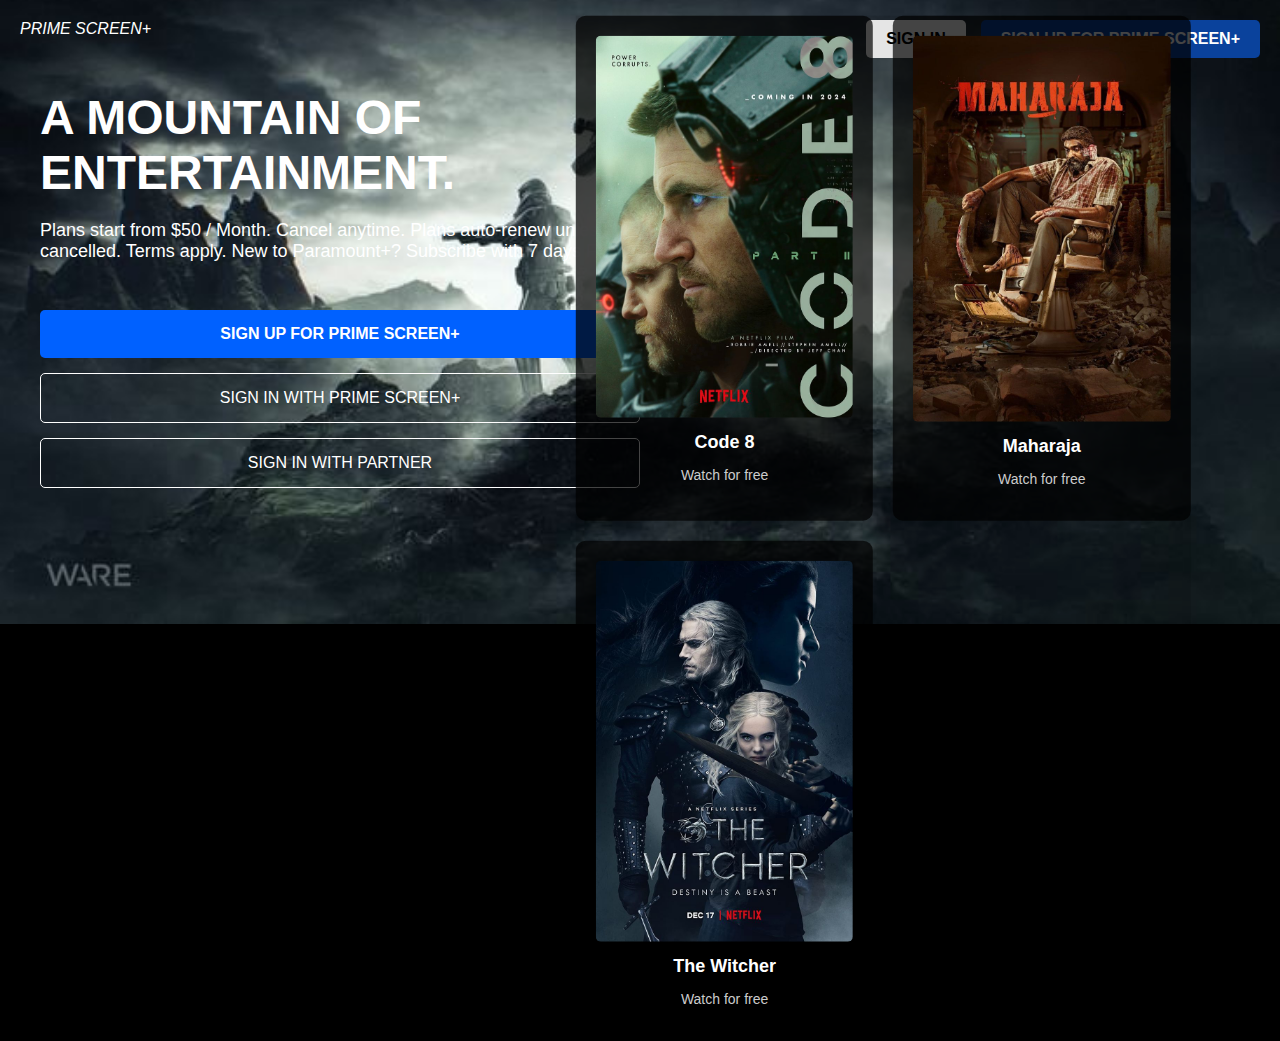
<file: LEVEL 1/landing page/index.html>
<!DOCTYPE html>
<html lang="en">
<head>
    <meta charset="UTF-8">
    <meta name="viewport" content="width=device-width, initial-scale=1.0">
    <title>Entertainment Landing Page</title>
    <link rel="stylesheet" href="style.css">
</head>
<body>
    <div class="ps"><nav>PRIME SCREEN+</nav></div>
    <div class="container">
        <div class="content">
            <br>
            <h1>A MOUNTAIN OF ENTERTAINMENT.</h1>
            <p>Plans start from $50 / Month. Cancel anytime. Plans auto-renew unless cancelled. Terms apply.
               New to Paramount+? Subscribe with 7 days FREE.</p>
               <br> 
            <div class="buttons">
                <button class="btn-primary">SIGN UP FOR PRIME SCREEN+</button>
                <button class="btn-secondary">SIGN IN WITH PRIME SCREEN+</button>
                <button class="btn-secondary">SIGN IN WITH PARTNER</button>
            </div>
        </div>
        
        <div class="navbar">
            <a href="#" style="background-color: rgb(255, 255, 255); color: #000; ">SIGN IN</a>
            <a href="#">SIGN UP FOR PRIME SCREEN+</a>
        </div>
    </div>
    <div class="background-container">
        <div class="catalog">
            <div class="catalog-item">
                <img src="Code 8 Part II (2024) Movie Poster.jpeg" alt="Product 1"> <!-- Replace with your image URL -->
                <h3>Code 8</h3>
                <p>Watch for free</p>
            </div>
            <div class="catalog-item">
                <img src="Maharaja Movie Download Moviesda Mp4moviez.jpeg" alt="Product 2"> <!-- Replace with your image URL -->
                <h3>Maharaja</h3>
                <p>Watch for free</p>
            </div>
            <div class="catalog-item">
                <img src="The Witcher (2019).jpeg" alt="Product 3"> <!-- Replace with your image URL -->
                <h3>The Witcher</h3>
                <p>Watch for free</p>
            </div>
            <!-- Add more catalog items as needed -->
        </div>
    </div>
    
</body>
</html>
</file>
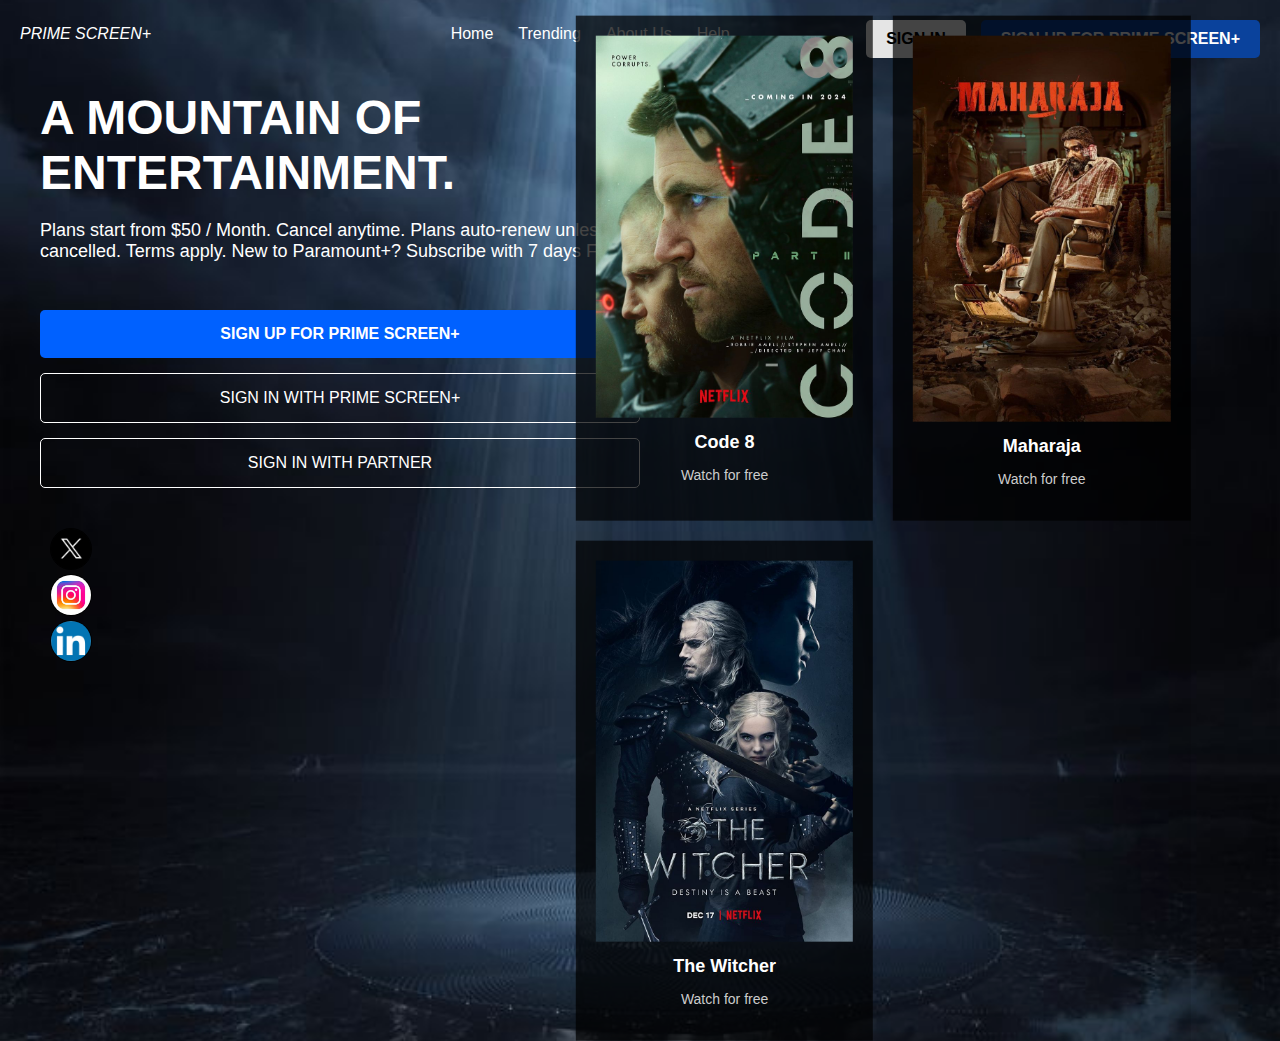
<file: LEVEL 1/landing_page/index.html>
<!DOCTYPE html>
<html lang="en">
<head>
    <meta charset="UTF-8">
    <meta name="viewport" content="width=device-width, initial-scale=1.0">
    <title>Landing Page</title>
    <link rel="stylesheet" href="style.css">
</head>
<body>
    <div class="container">
        <div class="content">
            <br>
            <h1>A MOUNTAIN OF ENTERTAINMENT.</h1>
            <p>Plans start from $50 / Month. Cancel anytime. Plans auto-renew unless cancelled. Terms apply.
               New to Paramount+? Subscribe with 7 days FREE.</p>
               <br> 
            <div class="buttons">
                <button class="btn-1">SIGN UP FOR PRIME SCREEN+</button>
                <button class="btn-2">SIGN IN WITH PRIME SCREEN+</button>
                <button class="btn-2">SIGN IN WITH PARTNER</button>
            </div>
        </div>
        <div class="primescreen">
            <nav  style="text-align: left;">PRIME SCREEN+</nav>
        </div>
        <div class="a">
            <nav class="atags">
            <a href="#">Home</a>
            <a href="#">Trending</a>
            <a href="#">About Us</a>
            <a href="#">Help</a>
        </nav>
        </div>
        <div class="navbar">
            <a href="#" style="background-color: rgb(255, 255, 255); color: #000; ">SIGN IN</a>
            <a href="#">SIGN UP FOR PRIME SCREEN+</a>
        </div>
    </div>
    <div class="background-container">
        <div class="catalog">
            <div class="catalog-item">
                <img src="Code 8 Part II (2024) Movie Poster.jpeg" alt="Product 1"> 
                <h3>Code 8</h3>
                <p>Watch for free</p>
            </div>
            <div class="catalog-item">
                <img src="Maharaja Movie Download Moviesda Mp4moviez.jpeg" alt="Product 2"> 
                <h3>Maharaja</h3>
                <p>Watch for free</p>
            </div>
            <div class="catalog-item">
                <img src="The Witcher (2019).jpeg" alt="Product 3"> 
                <h3>The Witcher</h3>
                <p>Watch for free</p>
            </div>
            
        </div>
    </div>
    <div class="socialmedia">
       <a href=""><img src="twiter.jpeg" alt="Twitter(X)"></a> <br>
       <a href=""><img src="ig.jpeg" alt="Instagram"></a> <br>
       <a href=""><img src="LinkedIn Launches New Small Business Site.jpeg" alt="LinkedIn"></a> <br>
    </div>
    
</body>
</html>
</file>
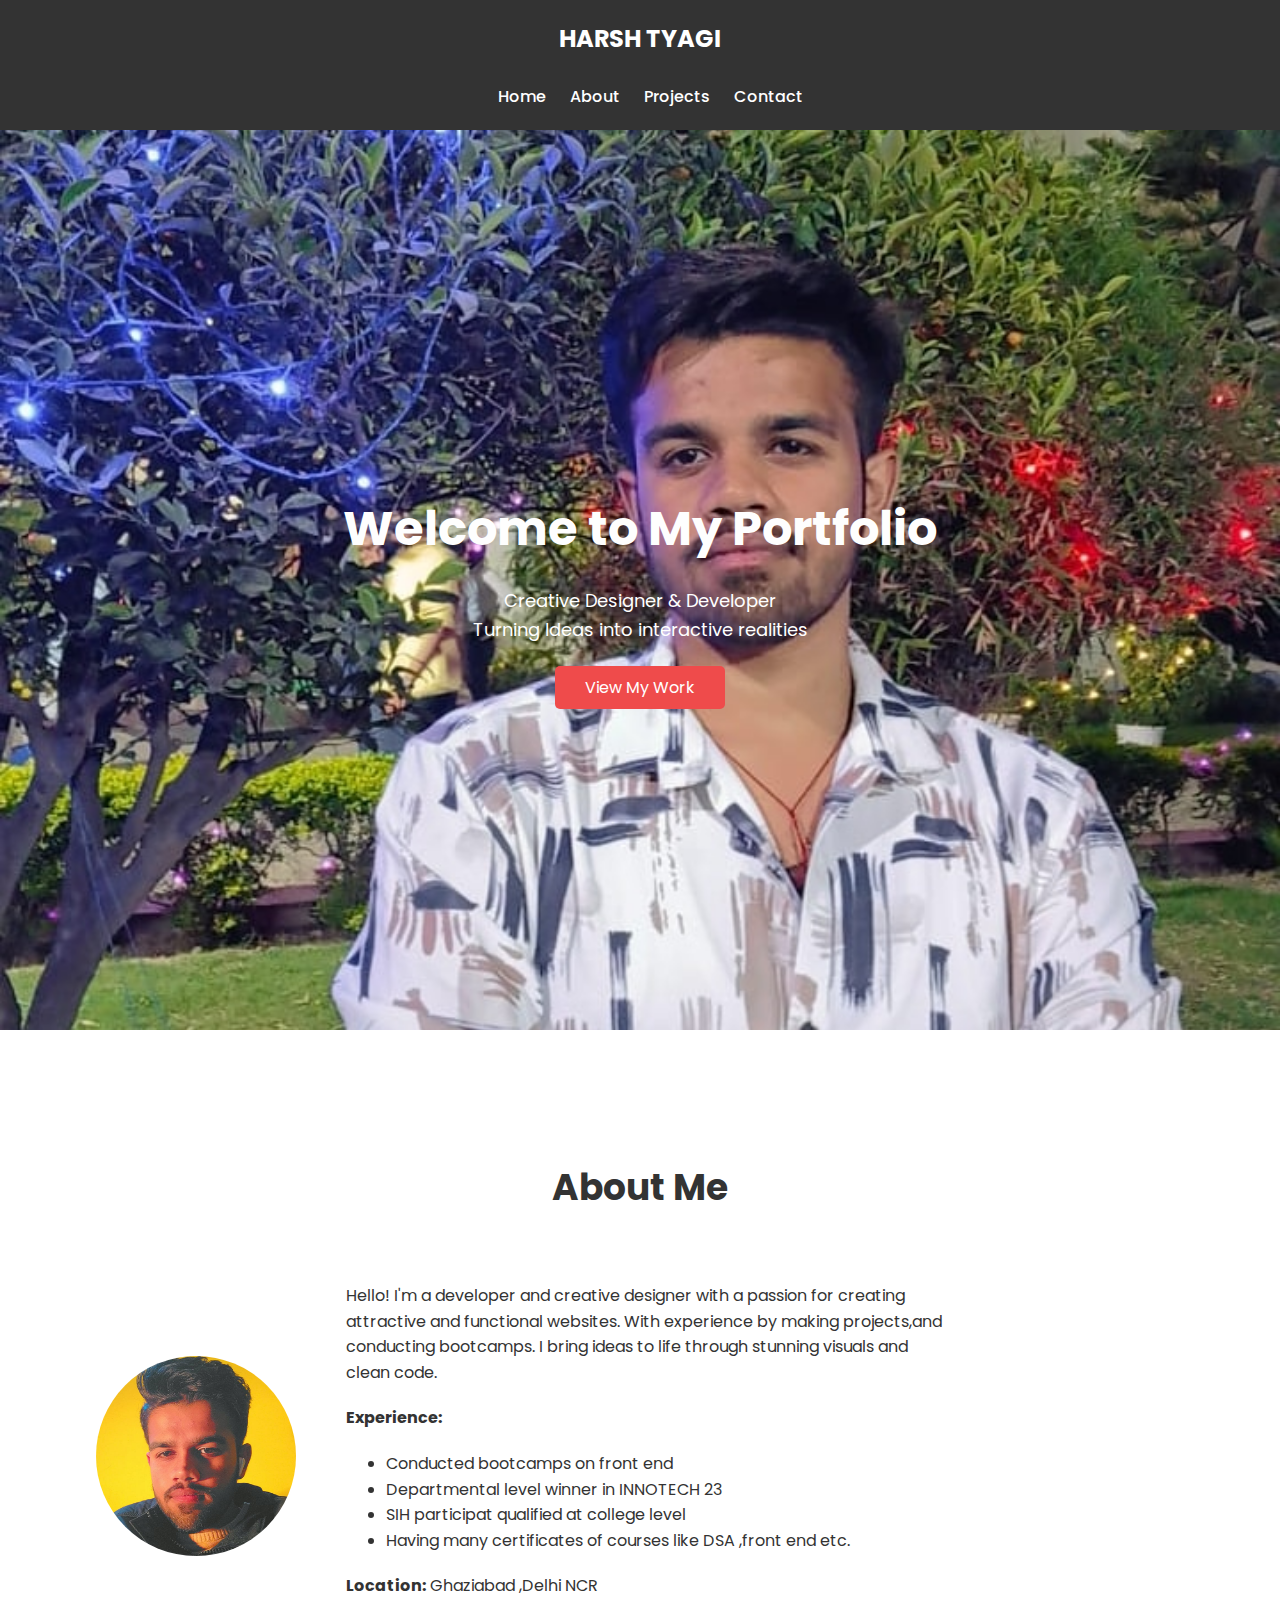
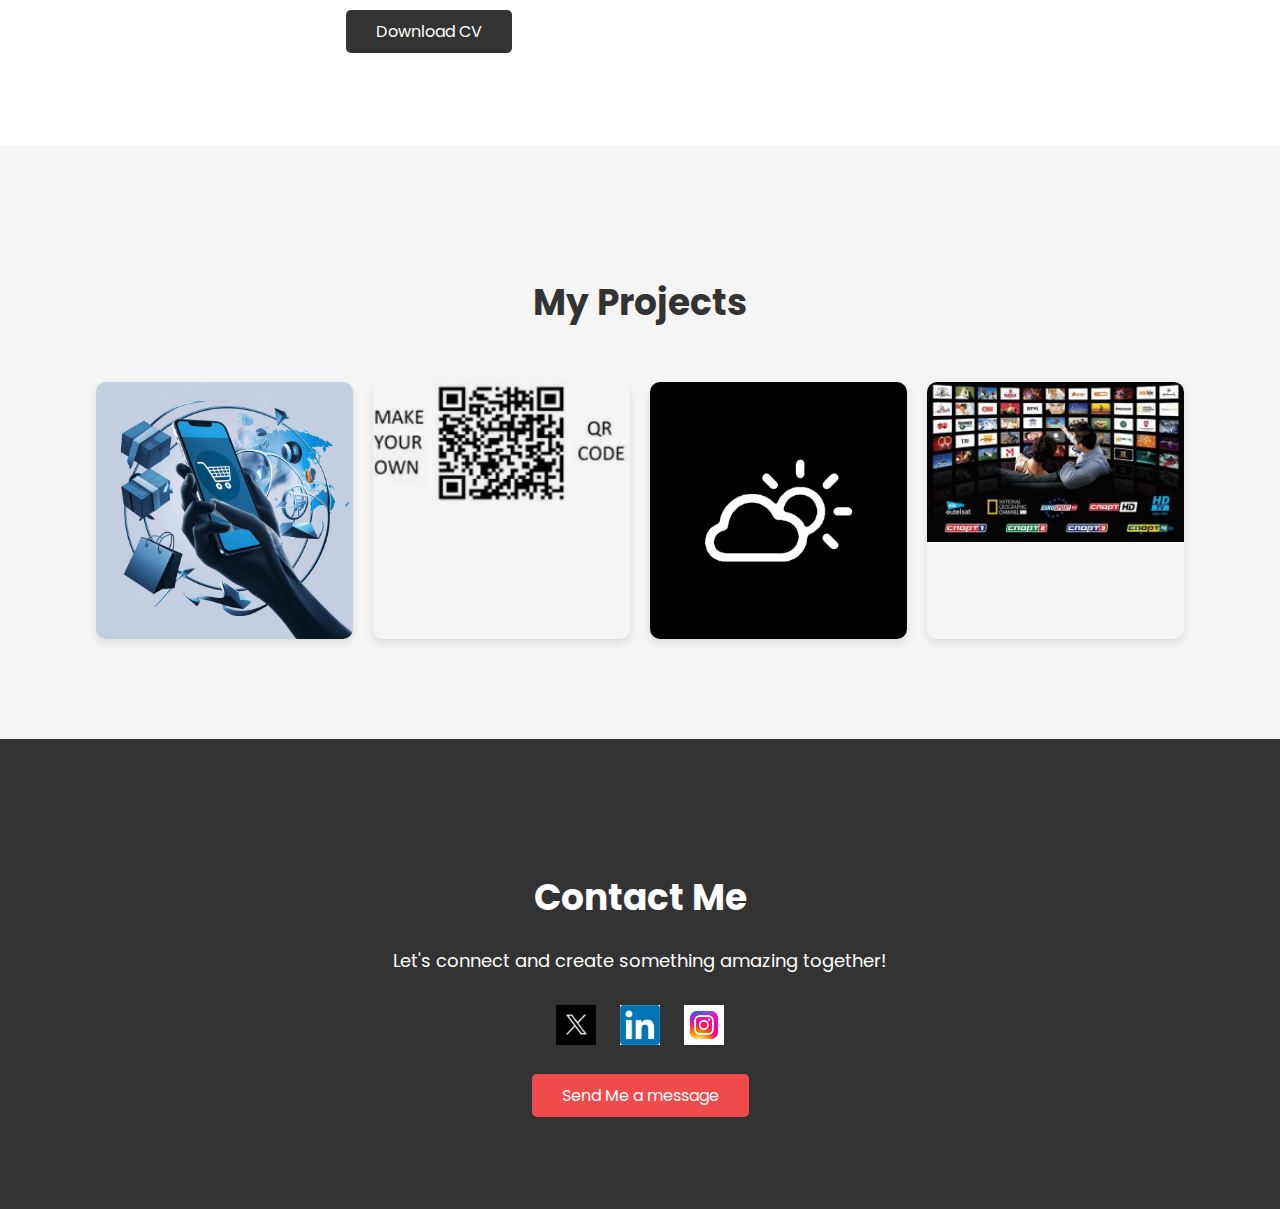
<file: LEVEL 1/portfolio/index.html>
<!DOCTYPE html>
<html lang="en">
<head>
    <meta charset="UTF-8">
    <meta name="viewport" content="width=device-width, initial-scale=1.0">
    <title>Portfolio website </title>
    <link rel="stylesheet" href="style.css">
    <link href="https://fonts.googleapis.com/css2?family=Poppins:wght@300;400;600;700&display=swap" rel="stylesheet">
    </head>
    <body>
        
    <header class="head">
        <div class="container">
            <div class="logo">HARSH TYAGI</div> <br>
            <nav class="nav" style="text-align: center;">
                <a href="#top">Home</a> <a href="#abt">About</a>
                <a href="#projects">Projects</a> <a href="#contact">Contact</a>
            </nav>
        </div>
    </header>

     
    <section class="top" id="top" >
        <div class="container">
            <h1 style="color: rgb(254, 254, 254);">Welcome to My Portfolio</h1>
            <p>Creative Designer & Developer <br>
                Turning Ideas into interactive realities</p>
            
            <a href="#projects" class="btn">View My Work</a>
        </div>
    </section>

    <section class="about" id="abt" >
        <div class="container">
            <h2>About Me</h2>
            <div class="about-content">
                <img src="Harsh 1.jpg" alt="My Photo" class="profile-img">
                <div class="about-text">
                    <p>Hello! I'm a developer and creative designer with a passion for creating 
                       attractive and functional websites. With experience by making projects,and conducting bootcamps.
                       I bring ideas to life through stunning visuals and clean code.</p>
                    <p><strong>Experience:</strong>
                      <ul>
                         <li>Conducted bootcamps on front end </li>
                         <li>Departmental level winner in INNOTECH 23</li>
                         <li>SIH participat qualified at college level</li>
                         <li>Having many certificates of courses like DSA ,front end etc.  </li>
                      </ul>
                    </p>
                    <p><strong>Location:</strong> Ghaziabad ,Delhi NCR</p>
                    <a href="#" class="btn">Download CV</a>
                </div>
            </div>
        </div>
    </section>

    <section class="projects" id="projects">
        <div class="container">
            <h2>My Projects</h2>
            <div class="project-gallery">
                <div class="project-item">
                    <img src="E-Commerce Marketing.jpeg" alt="Project 1">
                    <div class="project-info">
                        <h3>E-commerce website</h3>
                        <p></p>
                    </div>
                </div>
                <div class="project-item">
                    <img src="QR.jpg" alt="Project 2">
                    <div class="project-info">
                        <h3>QR code genrator</h3>
                        <p>You can genrate the QR code for any text and further use that
                             after scanning that QR code </p>
                    </div>
                </div>
                <div class="project-item">
                    <img src="Black app icon.jpeg" alt="Project 3">
                    <div class="project-info">
                        <h3>Weather app</h3>
                        <p>You can check weather of your area and
                            convert temperature form celcius to Farenh. or vice versa
                            and background colour will change according to temperatue</p>
                    </div>
                </div>
                <div class="project-item">
                    <img src="iptvom.jpeg" alt="Project 4">
                    <div class="project-info">
                        <h3>Movie Streaming Platform</h3>
                        <p>A platform to watch movies hustlefree</p>
                    </div>
                </div>
            </div>
        </div>
    </section>

    <section class="contact" id="contact">
        <div class="container">
            <h2>Contact Me</h2>
            <p>Let's connect and create something amazing together!</p>
            <div class="social-media">
                <a href="https://x.com/harsh_tyag55740" target="_blank"><img src="twiter.jpeg" alt="Twitter(X)"></a>
                <a href="https://www.linkedin.com/in/harsh-tyagi-b42917289/" target="_blank"><img src="LinkedIn Launches New Small Business Site.jpeg" alt="LinkedIn"></a>
                <a href="https://www.instagram.com/harsh_tya61/" target="_blank"><img src="ig.jpeg" alt="Instagram"></a>
                
            </div>
            <a href="https://mail.google.com/mail/u/0/?fs=1&to=harstyag@gmail.com&tf=cm" class="btn">Send Me a message </a>
        </div>
    </section>

</body>
</html>
</file>
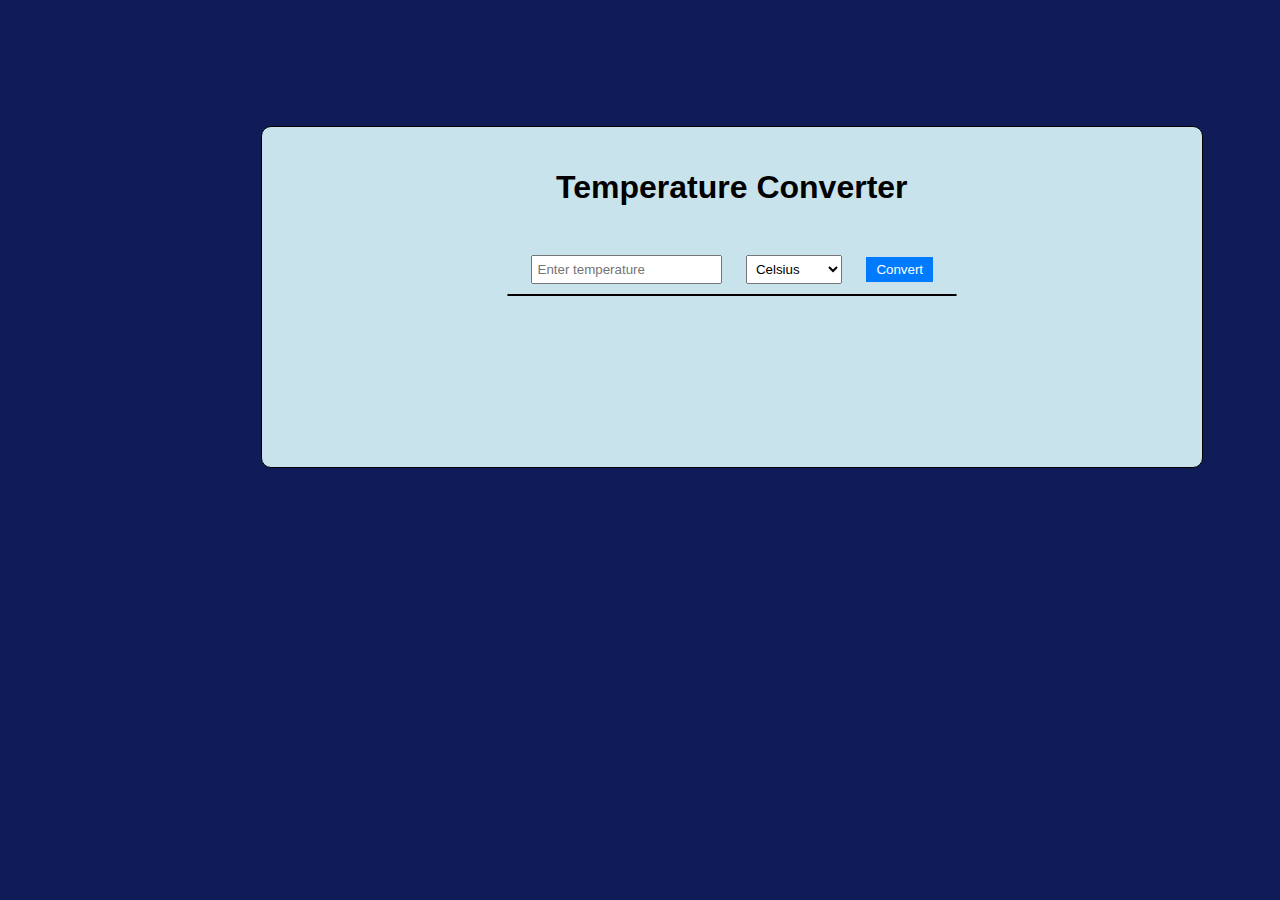
<file: LEVEL 1/temperature/index.html>
<!DOCTYPE html>
<html lang="en">
<head>
<meta charset="UTF-8">
<meta name="viewport" content="width=device-width, initial-scale=1.0">
<title>Temperature Converter</title>
<style>
    #box {
        width: 900px;
        height: 300px;
        margin-top: 10%;
        margin-left: 20%;
        margin-right: 20%;
        padding: 20px;
        border: 1px black solid;
        border-radius: 10px;
        background-color: rgb(200, 227, 236);
    }
    
    #result {
        border: 1px black solid;
        background-color: aliceblue;
        border-radius: 2px;
        margin-left: 25%;
        margin-right: 25%;
    }
    body {
        font-family: Arial, sans-serif;
        text-align: center;
    }
    input {
        padding: 5px;
        margin: 10px;
    }
    select {
        padding: 5px;
        margin: 10px;
    }
    button {
        padding: 5px 10px;
        margin: 10px;
        background-color: #007bff;
        color: white;
        border: none;
        cursor: pointer;
    }
    button:hover {
        background-color: #0056b3;
    }
</style>
</head>
<body id="body" style="background-color: rgb(16, 28, 88);">
    <div class="box" id="box" >
        <h1> Temperature Converter</h1> <br>
        <input type="number" id="temperature" placeholder="Enter temperature">
        <select id="unit">
            <option value="celsius">Celsius</option>
            <option value="fahrenheit">Fahrenheit</option>
            <option value="kelvin">Kelvin</option>
        </select>
        <button onclick="convertTemperature()">Convert</button>
        <div id="result"></div> <br>
    </div>

    <script>
        function convertTemperature() {
            const temperatureInput = parseFloat(document.getElementById('temperature').value);
            const unit = document.getElementById('unit').value;
            let convertedTemperature;

            if (unit === 'celsius') {
                convertedTemperature = (temperatureInput * 9/5) + 32;
                document.getElementById('result').innerText = `${temperatureInput}°C is ${convertedTemperature}°F`;
                setBackgroundColor(temperatureInput);
            } else if (unit === 'fahrenheit') {
                convertedTemperature = (temperatureInput - 32) * 5/9;
                document.getElementById('result').innerText =` ${temperatureInput}°F is ${convertedTemperature}°C`;
                setBackgroundColor(convertedTemperature);
            } else if (unit === 'kelvin') {
                convertedTemperature = temperatureInput - 273.15;
                document.getElementById('result').innerText =` ${temperatureInput}K is ${convertedTemperature}°C`;
                setBackgroundColor(convertedTemperature);
            }
        }
        // Here i am adding new functionality to change the background colour according to the temperature
        function setBackgroundColor(temperature) {
            const body = document.getElementById('body');
            if (temperature < 0) {
                body.style.backgroundColor = 'rgb(0, 0, 139)'; // Dark Blue for very cold temperatures
            } else if (temperature >= 0 && temperature <= 15) {
                body.style.backgroundColor = 'rgb(0, 0, 255)'; // Blue for cold temperatures
            } else if (temperature > 15 && temperature <= 30) {
                body.style.backgroundColor = 'rgb(0, 255, 255)'; // Light Blue for moderate temperatures
            } else if (temperature > 30 && temperature <= 45) {
                body.style.backgroundColor = 'rgb(255, 165, 0)'; // Orange for warm temperatures
            } else {
                body.style.backgroundColor = 'rgb(246, 0,0)'; // Red for hot temperatures
            }
        }
    </script>
</body>
</html>
</file>
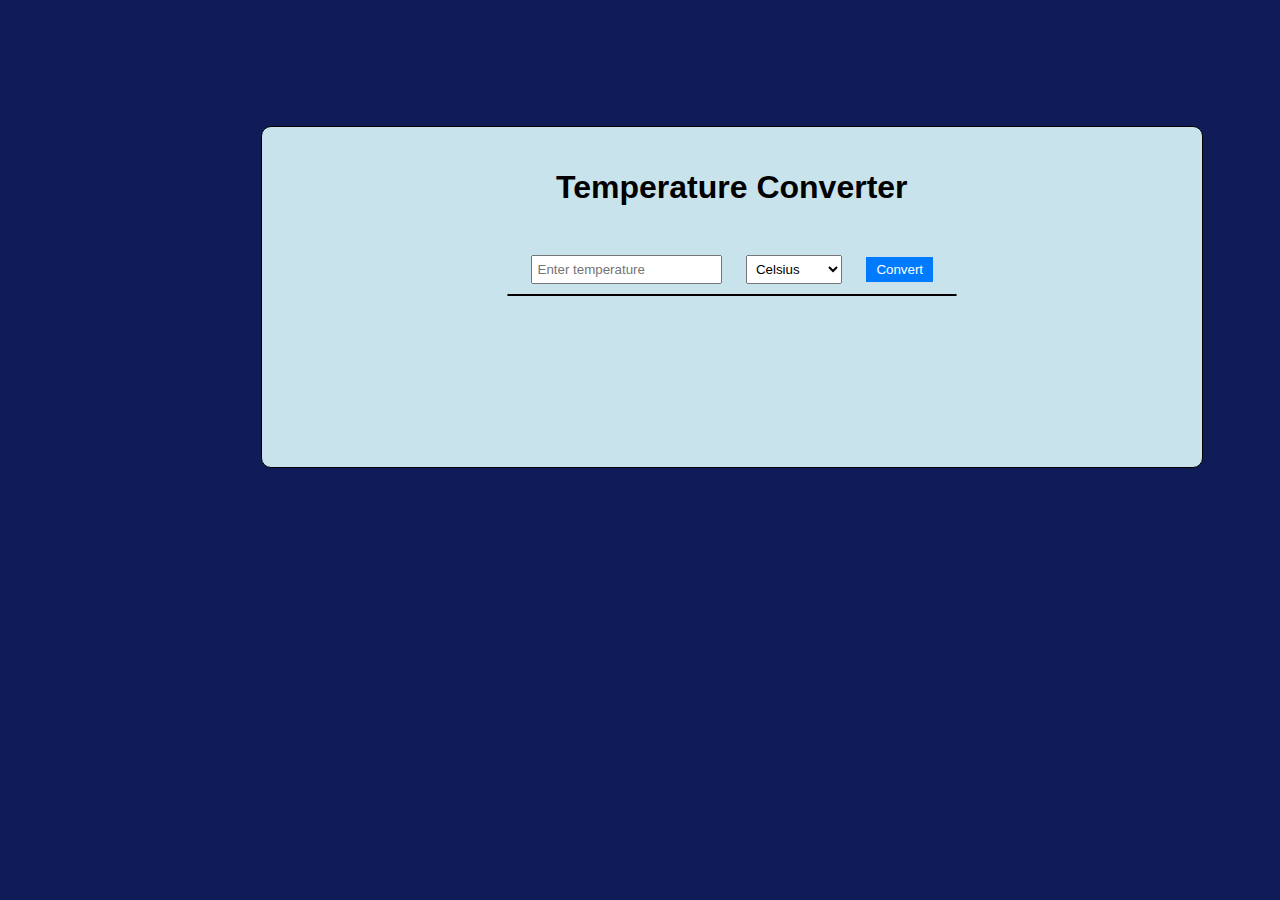
<file: LEVEL 1/temperature_converter/index.html>
<!DOCTYPE html>
<html lang="en">
<head>
<meta charset="UTF-8">
<meta name="viewport" content="width=device-width, initial-scale=1.0">
<title>Temperature Converter</title>
<style>
    #box {
        width: 900px;
        height: 300px;
        margin-top: 10%;
        margin-left: 20%;
        margin-right: 20%;
        padding: 20px;
        border: 1px black solid;
        border-radius: 10px;
        background-color: rgb(200, 227, 236);
    }
    
    #result {
        border: 1px black solid;
        background-color: aliceblue;
        border-radius: 2px;
        margin-left: 25%;
        margin-right: 25%;
    }
    body {
        font-family: Arial, sans-serif;
        text-align: center;
    }
    input {
        padding: 5px;
        margin: 10px;
    }
    select {
        padding: 5px;
        margin: 10px;
    }
    button {
        padding: 5px 10px;
        margin: 10px;
        background-color: #007bff;
        color: white;
        border: none;
        cursor: pointer;
    }
    button:hover {
        background-color: #0056b3;
    }
</style>
</head>
<body id="body" style="background-color: rgb(16, 28, 88);">
    <div class="box" id="box" >
        <h1> Temperature Converter</h1> <br>
        <input type="number" id="temperature" placeholder="Enter temperature">
        <select id="unit">
            <option value="celsius">Celsius</option>
            <option value="fahrenheit">Fahrenheit</option>
            <option value="kelvin">Kelvin</option>
        </select>
        <button onclick="convertTemperature()">Convert</button>
        <div id="result"></div> <br>
    </div>

    <script>
        function convertTemperature() {
            const temperatureInput = parseFloat(document.getElementById('temperature').value);
            const unit = document.getElementById('unit').value;
            let convertedTemperature;

            if (unit === 'celsius') {
                convertedTemperature = (temperatureInput * 9/5) + 32;
                document.getElementById('result').innerText = `${temperatureInput}°C is ${convertedTemperature}°F`;
                setBackgroundColor(temperatureInput);
            } else if (unit === 'fahrenheit') {
                convertedTemperature = (temperatureInput - 32) * 5/9;
                document.getElementById('result').innerText =` ${temperatureInput}°F is ${convertedTemperature}°C`;
                setBackgroundColor(convertedTemperature);
            } else if (unit === 'kelvin') {
                convertedTemperature = temperatureInput - 273.15;
                document.getElementById('result').innerText =` ${temperatureInput}K is ${convertedTemperature}°C`;
                setBackgroundColor(convertedTemperature);
            }
        }
        // Here i am adding new functionality to change the background colour according to the temperature
        function setBackgroundColor(temperature) {
            const body = document.getElementById('body');
            if (temperature < 0) {
                body.style.backgroundColor = 'rgba(0, 0, 139,0.8)'; // Dark Blue for very cold temperatures
            } else if (temperature >= 0 && temperature <= 15) {
                body.style.backgroundColor = 'rgba(0, 0, 255,0.8)'; // Blue for cold temperatures
            } else if (temperature > 15 && temperature <= 30) {
                body.style.backgroundColor = 'rgba(0, 255, 255,0.8)'; // Light Blue for moderate temperatures
            } else if (temperature > 30 && temperature <= 45) {
                body.style.backgroundColor = 'rgba(255, 165, 0,0.8)'; // Orange for warm temperatures
            } else {
                body.style.backgroundColor = 'rgba(246, 0,0,0.8)'; // Red for hot temperatures
            }
        }
    </script>
</body>
</html>
</file>
<file: LEVEL 1/landing page/style.css>
body, html {
    margin: 0;
    padding: 0;
    font-family: Arial, sans-serif;
    background-color: #000;
    color: white;
    box-sizing: border-box;
    background-image: url('Star\ Wars\ _\ Concept\ Art.jpeg');
    background-size: cover;  /* Makes sure the image covers the entire viewport */
    background-position: center; /* Centers the image */
    background-repeat: no-repeat; /* Prevents the image from repeating */
    background-attachment: scroll; /* Keeps the image fixed when scrolling */

}

.container {
    display: flex;
    justify-content: space-between;
    align-items: center;
    padding: 20px;
}

.content {
    max-width: 600px;
    padding: 20px;
}

.content h1 {
    font-size: 48px;
    margin-bottom: 20px;
    font-weight: bold;
    
}

.content p {
    font-size: 18px;
    margin-bottom: 30px;
    
}

.buttons {
    display: flex;
    flex-direction: column;
    gap: 15px;
}

.btn-primary {
    background-color: #0061FF;
    color: white;
    padding: 15px 20px;
    border: none;
    border-radius: 5px;
    font-size: 16px;
    font-weight: bold;
    cursor: pointer;
    text-align: center;
    transition: background-color 0.3s ease;
}

.btn-primary:hover {
    background-color: #004BBB;
}

.btn-secondary {
    background-color: transparent;
    border: 1px solid white;
    color: white;
    padding: 15px 20px;
    border-radius: 5px;
    font-size: 16px;
    cursor: pointer;
    text-align: center;
    transition: background-color 0.3s ease, color 0.3s ease;
}

.btn-secondary:hover {
    background-color: white;
    color: #000;
}
.ps {
    position: absolute;
    top: 20px;
    left: 20px;
    display: flex;
    gap: 15px;
    font-style: italic;

}
.navbar {
    position: absolute;
    top: 20px;
    right: 20px;
    display: flex;
    gap: 15px;
}

.navbar a {
    color: white;
    font-size: 16px;
    font-weight: bold;
    text-decoration: none;
    padding: 10px 20px;
    border-radius: 5px;
    background-color: #0a429c;
    transition: background-color 0.3s ease;
}

.navbar a:hover {
    background-color: #dfe13e;
}

@media (max-width: 768px) {
    .container {
        flex-direction: column;
        padding: 10px;
    }

    .content h1 {
        font-size: 36px;
    }

    .content p {
        font-size: 16px;
    }

    .buttons {
        width: 100%;
    }

    .navbar {
        flex-direction: column;
        position: relative;
        top: 0;
        right: 0;
        gap: 10px;
    }
}
        .background-container {
            position: relative;
            top: 50%;
            left: 39%;
            width: 60%;
            height: 40%;
            background-image: url('stree\ 2.jpeg'); /* Replace with your image URL */
            background-size: cover;
            background-position: center;
            background-color: #dfe13e;
        }

        .catalog {
            position: absolute;
            top: 50%;
            left: 50%;
            transform: translate(-50%, -50%);
            display: grid;
            grid-template-columns: repeat(auto-fill, minmax(200px, 1fr));
            gap: 20px;
            width: 80%;
            z-index: 1;
            background-color: rgba(0, 0, 0, 0.1);
        }

        .catalog-item {
            background-color: rgba(0, 0, 0, 0.7);
            padding: 20px;
            border-radius: 10px;
            text-align: center;
        }

        .catalog-item img {
            width: 100%;
            border-radius: 5px;
        }

        .catalog-item h3 {
            margin: 10px 0 5px;
            font-size: 18px;
            color: #fff;
        }

        .catalog-item p {
            font-size: 14px;
            color: #ccc;
        }
        .catalog-item:hover {
            background-color: rgb(53, 57, 57);
            transform: scale(1.1);
            
        }

        @media (max-width: 768px) {
            .catalog {
                grid-template-columns: 1fr;
            }
        }
</file>
<file: LEVEL 1/landing_page/style.css>
body, html {
    margin: 0;
    padding: 0;
    font-family: Arial, sans-serif;
    background-color: #000;
    color: white;
    box-sizing: border-box;
    background-image: url('Solar\ Receiver\,\ James\ Combridge.jpg');
    background-size: cover;  
    background-position: center; 
    background-repeat: no-repeat; 
    background-attachment: scroll; 

}

.container {
    display: flex;
    justify-content: space-between;
    align-items: center;
    padding: 20px;
}

.content {
    max-width: 600px;
    padding: 20px;
}

.content h1 {
    font-size: 48px;
    margin-bottom: 20px;
    font-weight: bold;
    
}

.content p {
    font-size: 18px;
    margin-bottom: 30px;
    
}

.buttons {
    display: flex;
    flex-direction: column;
    gap: 15px;
}

.btn-1 {
    background-color: #0061FF;
    color: white;
    padding: 15px 20px;
    border: none;
    border-radius: 5px;
    font-size: 16px;
    font-weight: bold;
    cursor: pointer;
    text-align: center;
    transition: background-color 0.3s ease;
}

.btn-1:hover {
    background-color: #004BBB;
}

.btn-2 {
    background-color: transparent;
    border: 1px solid white;
    color: white;
    padding: 15px 20px;
    border-radius: 5px;
    font-size: 16px;
    cursor: pointer;
    text-align: center;
    transition: background-color 0.3s ease, color 0.3s ease;
}

.btn-2:hover {
    background-color: white;
    color: #000;
}
.a .atags {
    position: absolute;
    top: 25px;
    right: 43%;
    gap: 25px;
    display: flex;
}
.a.atags:hover{
    color: #000;
}
.primescreen{
    position: absolute;
    top: 25px;
    left: 20px;
    display: flex;
    font-style: italic;
}
.navbar {
    position: absolute;
    top: 20px;
    right:20px;
    display: flex;
    gap: 15px;
}

.navbar a {
    color: white;
    font-size: 16px;
    font-weight: bold;
    text-decoration: none;
    padding: 10px 20px;
    border-radius: 5px;
    background-color: #0a429c;
    transition: background-color 0.3s ease;
}

.navbar a:hover {
    background-color: #dfe13e;
}

@media (max-width: 768px) {
    .container {
        flex-direction: column;
        padding: 10px;
    }

    .content h1 {
        font-size: 36px;
    }

    .content p {
        font-size: 16px;
    }

    .buttons {
        width: 100%;
    }

    .navbar {
        flex-direction: column;
        position: relative;
        top: 0;
        right: 0;
        gap: 10px;
    }
}
    .background-container
      {
            position: relative;
            top: 50%;
            left: 39%;
            width: 60%;
            }

    .catalog
       {
            position: absolute;
            top: 50%;
            left: 50%;
            transform: translate(-50%, -50%);
            display: grid;
            grid-template-columns: repeat(auto-fill, minmax(200px, 1fr));
            gap: 20px;
            width: 80%;
            z-index: 1;
            background-color: rgba(0, 0, 0, 0.1);
        }

        .catalog-item {
            background-color: rgba(0, 0, 0, 0.7);
            padding: 20px;
            text-align: center;
        }

        .catalog-item img {
            width: 100%;
        }

        .catalog-item h3 {
            margin: 10px 0 5px;
            font-size: 18px;
            color: #fff;
        }

        .catalog-item p {
            font-size: 14px;
            color: #ccc;
        }
        .catalog-item:hover {
            background-color: rgb(53, 57, 57);
            transform: scale(1.1);
            
        }

       a {
        color: white;
        text-decoration: none;
        font-weight: 500;
       } 
       a:hover {
        color: black;
        scale: 1.1;
       }
       .socialmedia{
        margin-left: 50px;
       }
       .socialmedia a img {
        width: 40px;
        height: 40px;
        border: 1px solid black;
        border-radius: 50%;
    }
</file>
<file: LEVEL 1/portfolio/style.css>
body {
    margin: 0;
    font-family: 'Poppins', sans-serif;
    color: #333;
    background-color: #f5f5f5;
    line-height: 1.6;
}

.container {
    width: 85%;
    max-width: 1200px;
    margin: 0 auto;
}

/* Styling of the header part */
.head {
    background: #333;
    color: #fff;
    padding: 20px 0;
    position: sticky;
    top: 0;
    z-index: 1000;
}

.head .logo {
    font-size: 24px;
    font-weight: 700;
    text-align: center;
}
.head .logo:hover {
    transform: scale(1.1);
    background-color: wheat;
    color: #222;
    transition: all 0.3s;
}

.head .nav a {
    color: #fff;
    margin-left: 20px;
    text-decoration: none;
    font-weight: 500;
    transition: color 0.3s;
    
}

.head .nav a:hover {
    color: #ef4b4b;
}

.top {
    background: url('Harsh\ 2.jpg') no-repeat center center/cover;
    color: #ffffff;
    height: 100vh;
    display: flex;
    align-items: center;
    justify-content: center;
    text-align: center;
    padding: 0 20px;
}

.top h1 {
    font-size: 48px;
    margin-bottom: 20px;
}

.top p {
    font-size: 18px;
    margin-bottom: 30px;
}

.top .btn {
    padding: 10px 30px;
    background-color: #ef4b4b;
    color: #fff;
    text-decoration: none;
    border-radius: 5px;
    transition: background-color 0.3s;
}

.top .btn:hover {
    background-color: #d43d3d;
}

/* Styling the about part */
.about {
    padding: 100px 0;
    background-color: #fff;
}

.about h2 {
    font-size: 36px;
    color: #333;
    text-align: center;
    margin-bottom: 50px;
}

.about-content {
    display: flex;
    align-items: center;
    flex-wrap: wrap;
}

.profile-img {
    border-radius: 50%;
    margin-right: 50px;
    width: 200px;
    height: 200px;
    object-fit: cover;
}

.about-text {
    max-width: 600px;
}

.about-text p {
    margin-bottom: 20px;
}

.about .btn {
    padding: 10px 30px;
    background-color: #333;
    color: #fff;
    text-decoration: none;
    border-radius: 5px;
    transition: background-color 0.3s;
}

.about .btn:hover {
    background-color: #555;
}

/* Projects Section Styles */
.projects {
    padding: 100px 0;
    background-color: #f5f5f5;
}

.projects h2 {
    font-size: 36px;
    color: #333;
    text-align: center;
    margin-bottom: 50px;
}
.project-info h3 {
    margin: 0;
    font-size: 24px;
}

.project-info p {
    margin: 5px 0 0;
    font-size: 16px;
}

.project-gallery {
    display: grid;
    grid-template-columns: repeat(auto-fit, minmax(250px, 1fr));
    gap: 20px;
}

.project-item {
    position: relative;
    overflow: hidden;
    border-radius: 10px;
    box-shadow: 0 4px 8px rgba(0, 0, 0, 0.1);
    transition: transform 0.3s, box-shadow 0.3s;
}

.project-item img {
    width: 100%;
    height: auto;
    display: block;
    transition: transform 0.3s;
}

.project-item:hover img {
    transform: scale(1.2);
}

.project-info {
    position: absolute;
    bottom: 0;
    left: 0;
    width: 100%;
    background: rgba(0, 0, 0, 0.7);
    color: #fff;
    padding: 20px;
    opacity: 0;
    transition: opacity 0.3s;
}

.project-item:hover .project-info {
    opacity: 1;
}


/* Contact Section Styles */
.contact {
    padding: 100px 0;
    background-color: #333;
    color: #fff;
    text-align: center;
}

.contact h2 {
    font-size: 36px;
    margin-bottom: 20px;
}

.contact p {
    font-size: 18px;
    margin-bottom: 30px;
}

.social-media {
    margin-bottom: 30px;
}

.social-media a {
    margin: 0 10px;
    display: inline-block;
    transition: transform 0.3s;
}

.social-media a img {
    width: 40px;
    height: 40px;
}

.social-media a:hover {
    transform: scale(1.1);
}

.contact .btn {
    padding: 10px 30px;
    background-color: #ef4b4b;
    color: #fff;
    text-decoration: none;
    border-radius: 5px;
    transition: background-color 0.3s;
}

.contact .btn:hover {
    background-color: #d43d3d;
}

footer {
    padding: 20px 0;
    background-color: #222;
    color: #fff;
    text-align: center;
    font-size: 14px;
}

footer p {
    margin: 0;
}
</file>
